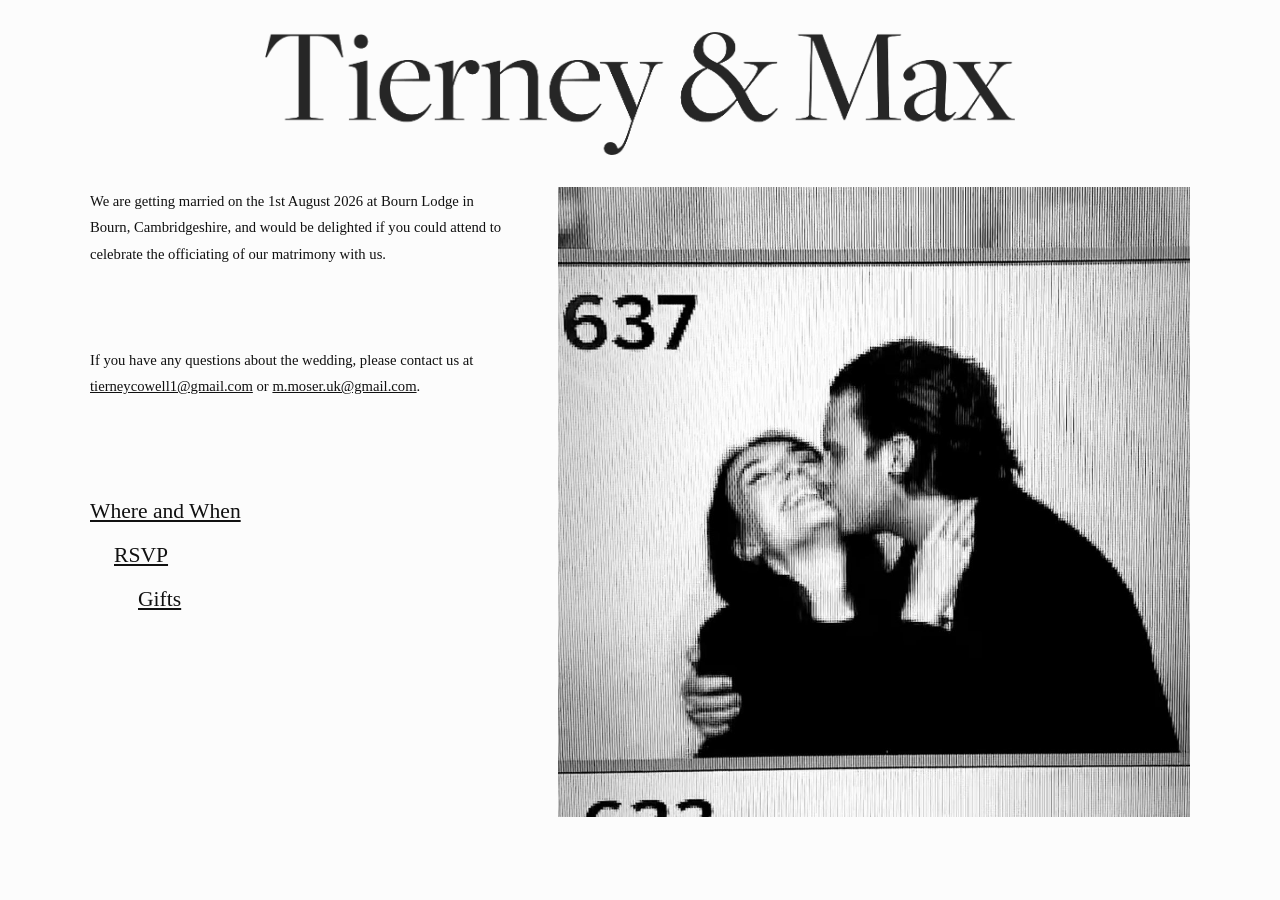
<file: index.html>
<!DOCTYPE html>
<html lang="en">
<head>
<meta charset="UTF-8">
<meta name="viewport" content="width=device-width, initial-scale=1.0">
<title>Tierney & Max Wedding</title>
<link rel="stylesheet" href="style.css">
</head>

<body>

<header class="site-header">
  <img src="Tierney_Max_1.png" alt="Tierney and Max" class="header-logo">
</header>

<main class="page page-landing">

  <section class="landing-left">
      <p>
        <small>
        We are getting married on the 1st August 2026 at Bourn Lodge in Bourn, Cambridgeshire,
        and would be delighted if you could attend to celebrate the officiating of our
        matrimony with us.
        </small>
      </p>
      <p>
<p>
  <small>
    If you have any questions about the wedding, please contact us at
    <a href="mailto:tierneycowell1@gmail.com">tierneycowell1@gmail.com</a>
    or
    <a href="mailto:m.moser.uk@gmail.com">m.moser.uk@gmail.com</a>.
  </small>
</p>
      </p>
    </div>

<nav class="landing-nav">
  <a href="where-when.html" class="nav-top">Where and When</a>
  <a href="RSVP.html" class="nav-indent-1"> RSVP</a>
  <a href="gifts.html" class="nav-indent-2"> Gifts</a>
</nav>
    
  </section>

  <section class="landing-right">
    <img src="photo.jpg" alt="Tierney and Max" class="landing-photo">
  </section>

</main>

</body>
</html>
</file>
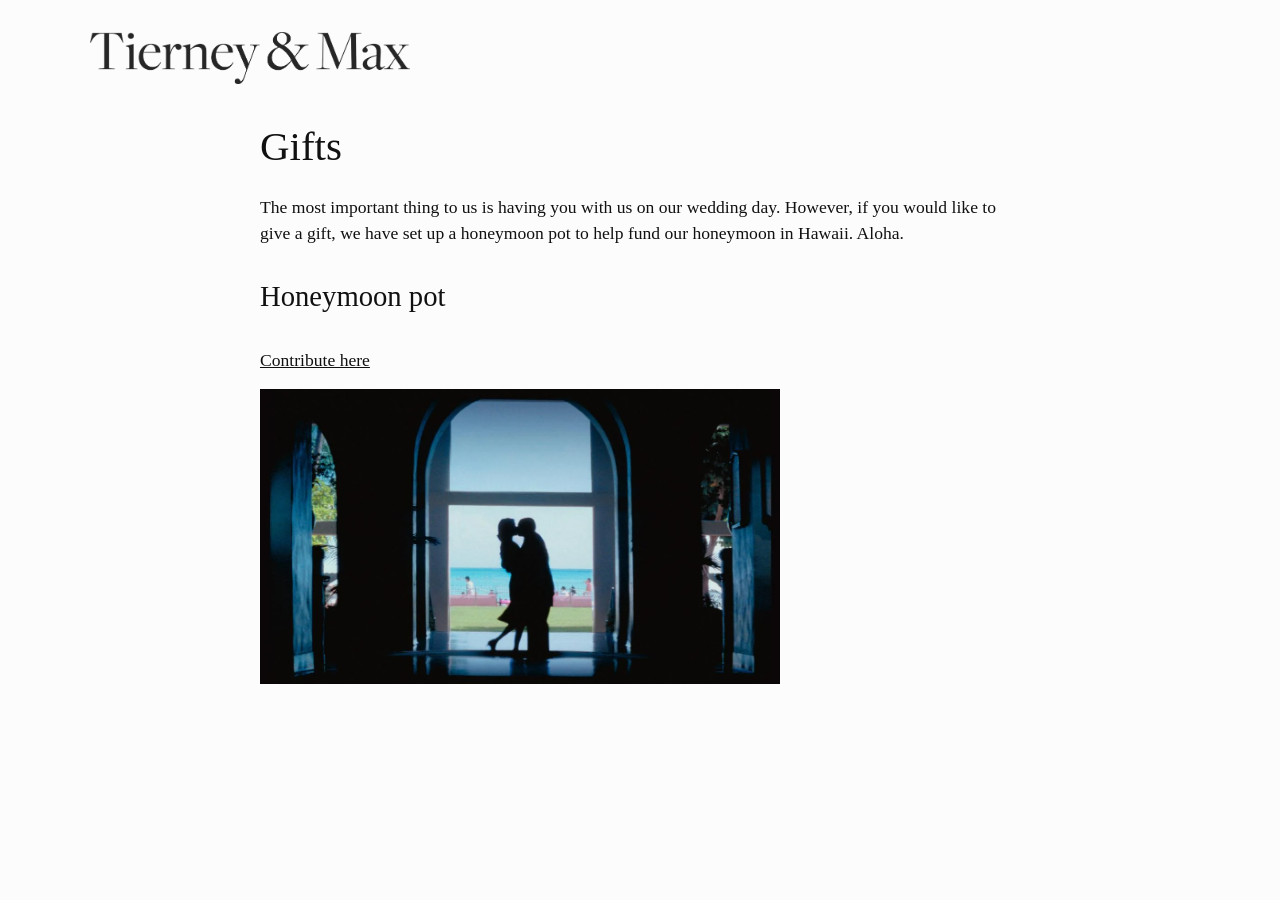
<file: gifts.html>
<!DOCTYPE html>
<html lang="en">

<head>
  <meta charset="UTF-8">
  <meta name="viewport" content="width=device-width, initial-scale=1.0">
  <title>Gifts | Tierney & Max</title>
  <link rel="stylesheet" href="style.css">
</head>

<body class="subpage">

  <header class="site-header">
    <a href="index.html">
      <img src="tierney-max.png" alt="Tierney and Max" class="header-logo">
    </a>
  </header>

  <main class="page page-content">

    <h1>Gifts</h1>

    <p>
      The most important thing to us is having you with us on our wedding day. However, if you would like to give a gift, we have set up a honeymoon pot to help fund our honeymoon in Hawaii. Aloha.
    </p>

    <h3>Honeymoon pot</h3>

    <p>
      <a href="https://app.collectionpot.com/pot/3467776" target="_blank" rel="noopener noreferrer">Contribute here</a>
    </p>

    <p>
      <img src="hawaii.png" alt="Hawaii" style="width: 100%; max-width: 520px; height: auto; display: block;">
    </p>

  </main>

</body>
</html>
</file>
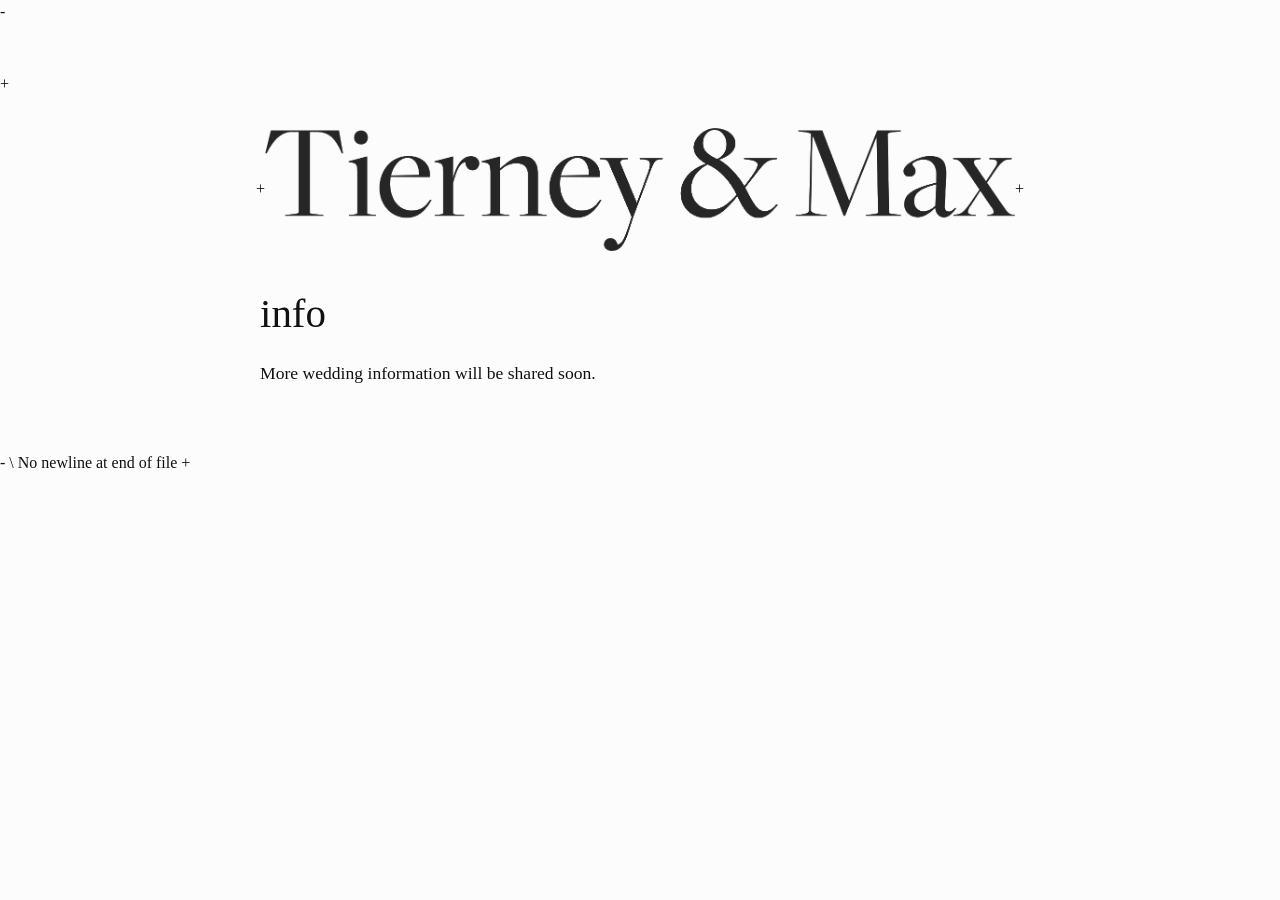
<file: info.html>
<!DOCTYPE html>
 <html lang="en">
   <head>
     <meta charset="UTF-8" />
     <meta name="viewport" content="width=device-width, initial-scale=1.0" />
     <title>Info | Tierney & Max Wedding</title>
     <link rel="stylesheet" href="style.css" />
   </head>
   <body>
-    <header class="site-header"></header>
+    <header class="site-header">
+      <img src="tierney-max.png" alt="Tierney and Max" class="header-logo" />
+    </header>
 
     <main class="page page-content">
       <h1>info</h1>
       <p>More wedding information will be shared soon.</p>
     </main>
   </body>
-</html>
\ No newline at end of file
+</html>
</file>
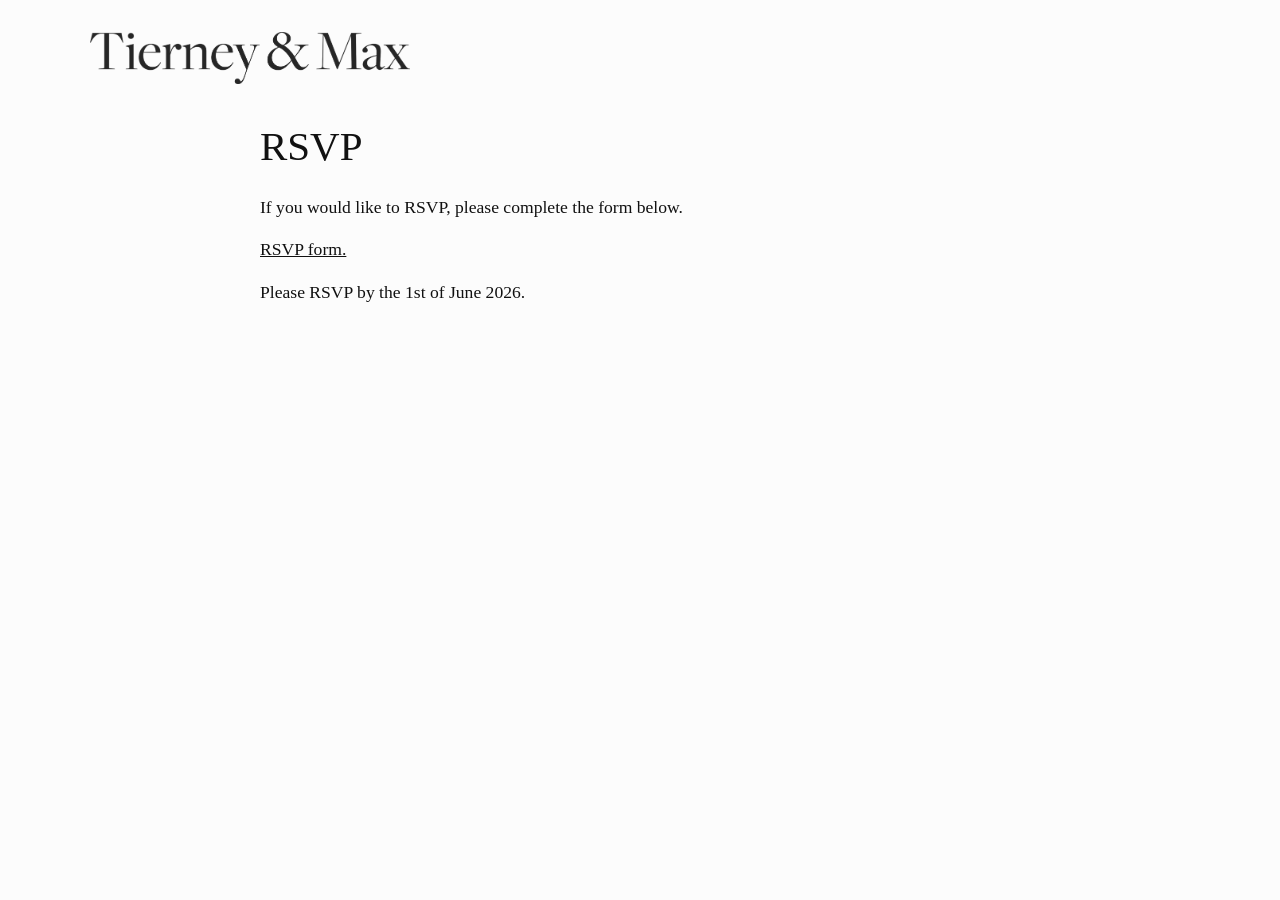
<file: RSVP.html>
<!DOCTYPE html>
<html lang="en">

<head>
<meta charset="UTF-8">
<meta name="viewport" content="width=device-width, initial-scale=1.0">
<title>RSVP | Tierney & Max</title>
<link rel="stylesheet" href="style.css">
</head>

<body class="subpage">

<header class="site-header">
  <a href="index.html">
    <img src="tierney-max.png" alt="Tierney and Max" class="header-logo">
  </a>
</header>

<main class="page page-content">

<h1>RSVP </h1>


<p>
If you would like to RSVP, please complete the form below.
</p>

<p>
<a href="https://forms.gle/FBpUgVDubogHLMX36" target="_blank">
RSVP form. 
</a>
</p>

  <p>
     Please RSVP by the 1st of June 2026.
  </p>

</main>

</body>
</html>
</file>
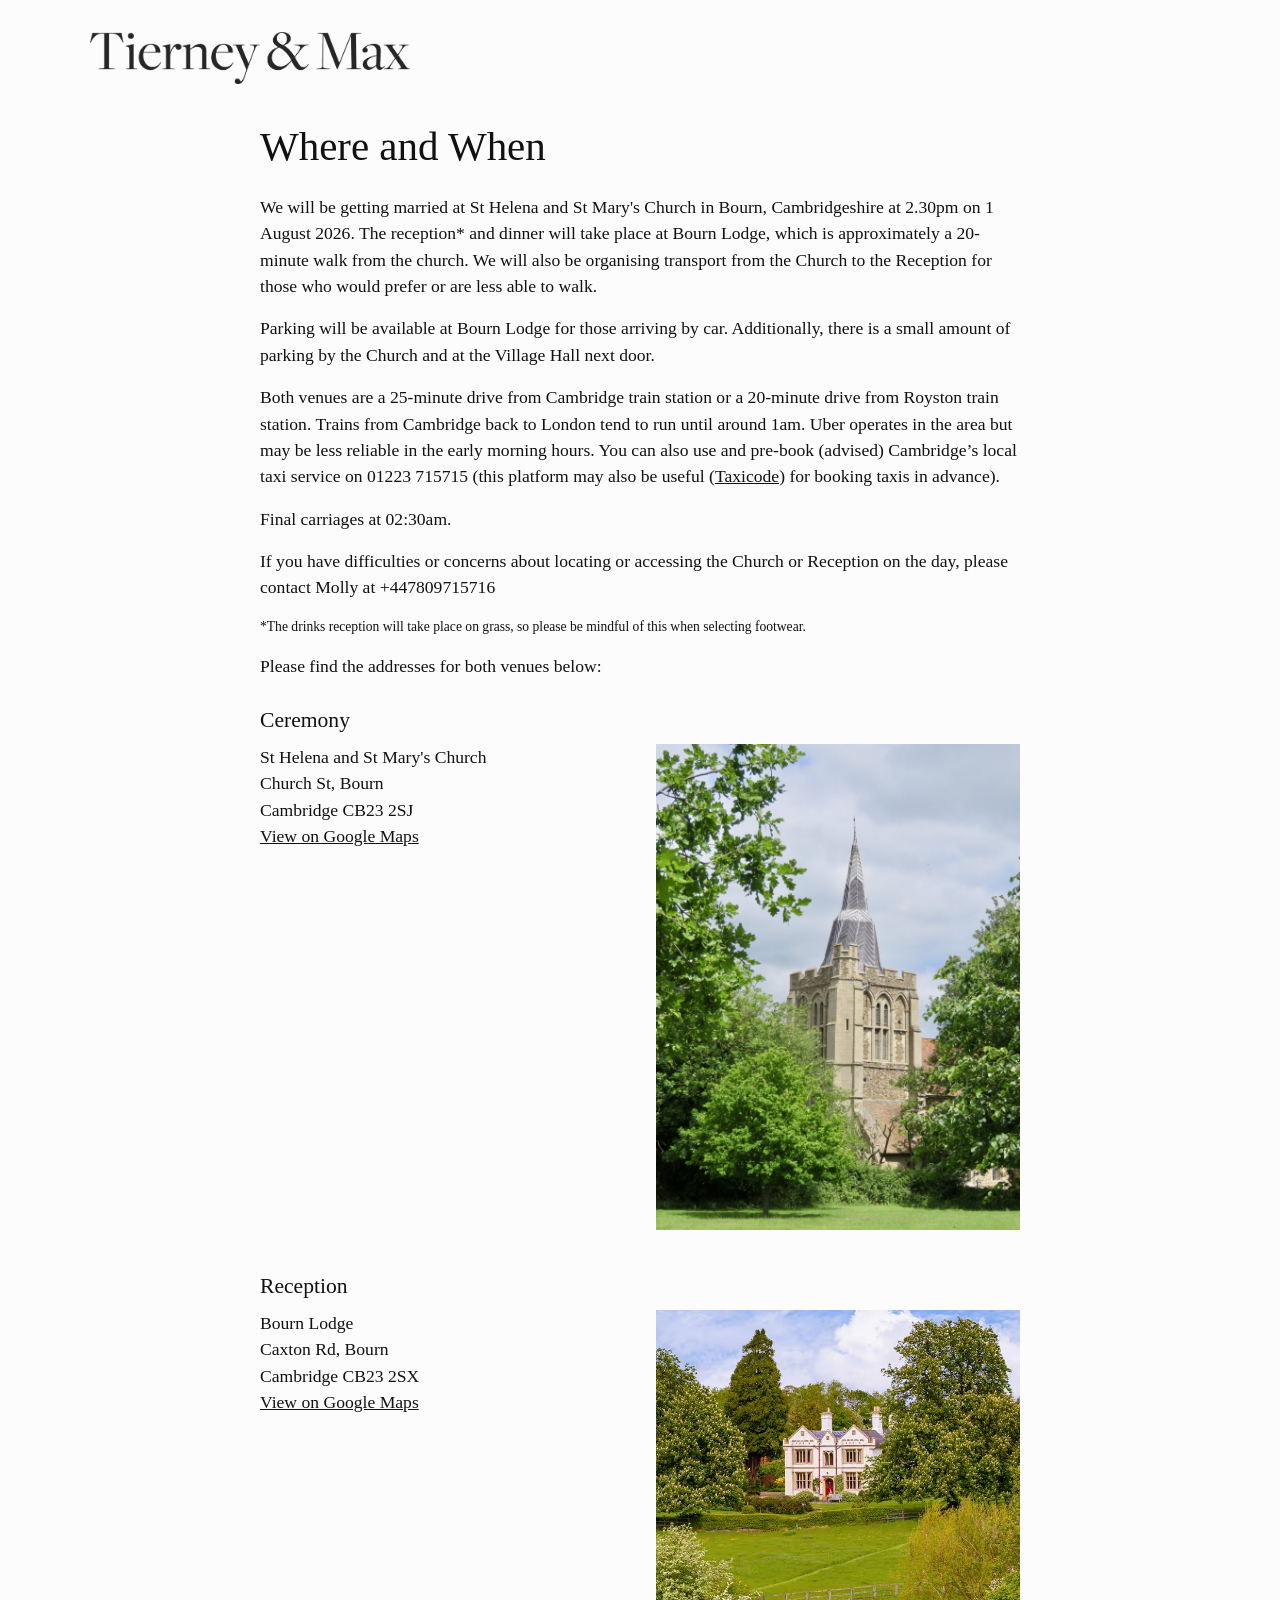
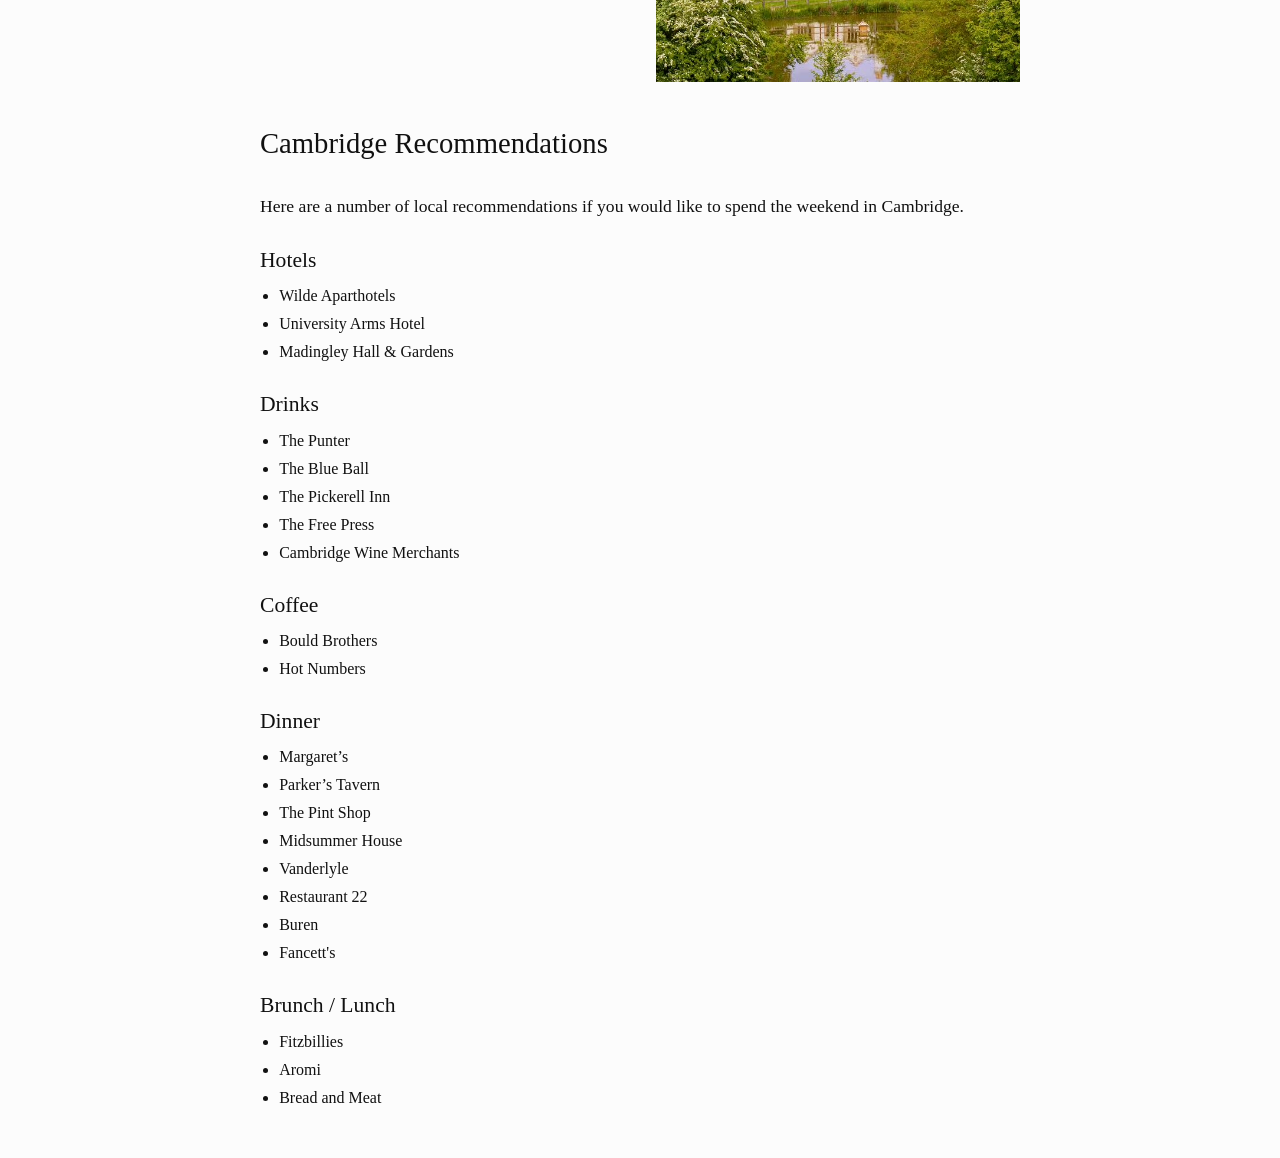
<file: where-when.html>
<!DOCTYPE html>
<html lang="en">

<head>
<meta charset="UTF-8">
<meta name="viewport" content="width=device-width, initial-scale=1.0">
<title>Where & When | Tierney & Max</title>
<link rel="stylesheet" href="style.css">
</head>

<body class="subpage">

<header class="site-header">
  <a href="index.html">
    <img src="tierney-max.png" alt="Tierney and Max" class="header-logo">
  </a>
</header>

<main class="page page-content">

<h1>Where and When</h1>
<p>
We will be getting married at St Helena and St Mary's Church in Bourn, Cambridgeshire at 2.30pm on 1 August 2026. The reception* and dinner will take place at Bourn Lodge, which is approximately a 20-minute walk from the church. We will also be organising transport from the Church to the Reception for those who would prefer or are less able to walk.
</p>

<p>
Parking will be available at Bourn Lodge for those arriving by car. Additionally, there is a small amount of parking by the Church and at the Village Hall next door.
</p>

<p>
Both venues are a 25-minute drive from Cambridge train station or a 20-minute drive from Royston train station. Trains from Cambridge back to London tend to run until around 1am. Uber operates in the area but may be less reliable in the early morning hours. You can also use and pre-book (advised) Cambridge’s local taxi service on 01223 715715 (this platform may also be useful (<a href="https://www.taxicode.com/" target="_blank" rel="noopener noreferrer">Taxicode</a>) for booking taxis in advance). 
</p>  
<p>
Final carriages at 02:30am.
</p>

<p>
If you have difficulties or concerns about locating or accessing the Church or Reception on the day, please contact Molly at +447809715716
</p>
  
<p class="footnote">*The drinks reception will take place on grass, so please be mindful of this when selecting footwear.</p>

<p>Please find the addresses for both venues below:</p>

<h2>Ceremony</h2>
<div class="venue-block">
  <div class="venue-text">
    <p>
      St Helena and St Mary's Church<br>
      Church St, Bourn<br>
      Cambridge CB23 2SJ<br>
      <a href="https://maps.app.goo.gl/ZCm8nniE9vPBS92T6" target="_blank">View on Google Maps</a>
    </p>
  </div>
  <div class="venue-image">
    <img src="church.png" alt="St Helena and St Mary's Church">
  </div>
</div>

<h2>Reception</h2>
<div class="venue-block">
  <div class="venue-text">
    <p>
      Bourn Lodge<br>
      Caxton Rd, Bourn<br>
      Cambridge CB23 2SX<br>
      <a href="https://maps.app.goo.gl/BRsavttf3WJJgAzm6" target="_blank">View on Google Maps</a>
    </p>
  </div>
  <div class="venue-image">
    <img src="lodge.png" alt="Bourn Lodge">
  </div>
</div>

<h3>Cambridge Recommendations</h3>

<p>
Here are a number of local recommendations if you would like to spend the weekend in Cambridge.
</p>

<h2>Hotels</h2>
<ul>
<li>Wilde Aparthotels</li>
<li>University Arms Hotel</li>
<li>Madingley Hall & Gardens</li>
</ul>

<h2>Drinks</h2>
<ul>
<li>The Punter</li>
<li>The Blue Ball</li>
<li>The Pickerell Inn</li>
<li>The Free Press</li>
<li>Cambridge Wine Merchants</li>
</ul>

<h2>Coffee</h2>
<ul>
<li>Bould Brothers</li>
<li>Hot Numbers</li>
</ul>

<h2>Dinner</h2>
<ul>
<li>Margaret’s</li>
<li>Parker’s Tavern</li>
<li>The Pint Shop</li>
<li>Midsummer House</li>
<li>Vanderlyle</li>
<li>Restaurant 22</li>
<li>Buren</li>
<li>Fancett's</li>
</ul>

<h2>Brunch / Lunch</h2>
<ul>
<li>Fitzbillies</li>
<li>Aromi</li>
<li>Bread and Meat</li>
</ul>
  
</main>

</body>
</html>
</file>
<file: style.css>
@font-face {
  font-family: "Freight";
  src: local("Freight Regular"), local("FreightText-Regular");
  font-display: swap;
}

* {
  box-sizing: border-box;
}

body {
  margin: 0;
  min-height: 100vh;
  background: #FCFCFC;
  color: #111111;
  font-family: "Freight", "Freight Text Pro", Georgia, serif;
  line-height: 1.5;
}

.site-header {
  display: flex;
  justify-content: center;
  align-items: center;
  max-width: 1100px;
  margin: 0 auto;
  padding: 2rem 0 1rem;
}
.header-logo {
  max-width: 750px;
  width: 100%;
  height: auto;
  display: block;
  opacity: 0.85;
}
.page {
  width: min(1100px, 92vw);
  margin: 0 auto;
  padding: 1rem 0 3rem;
  text-align: left;
}

.page-content {
  width: min(760px, 92vw);
}

.page-landing {
  display: grid;
  grid-template-columns: 420px 1fr;
  gap: 3rem;
  align-items: start;
}

.welcome-banner {
  max-width: 420px;
}
.landing-nav {
  margin-top: 1rem;
}

.landing-left,
.landing-right {
  min-width: 0;
}

.landing-left {
  display: flex;
  flex-direction: column;
  align-items: flex-start;
  gap: 1.5rem;
}


.landing-right {
  display: flex;
}

.landing-photo {
  width: 100%;
  height: 100%;
  max-height: 70vh;
  object-fit: cover;
  display: block;
}

h1 {
  margin: 0 0 1rem;
  font-size: clamp(1.8rem, 3.2vw, 2.7rem);
  font-weight: 400;
}

h2 {
  margin: 1.5rem 0 0.5rem;
  font-size: 1.35rem;
  font-weight: 400;
}

p {
  margin: 0 0 1rem;
  font-size: 1.1rem;
}

a,
.landing-nav a {
  color: inherit;
  text-decoration: underline;
}

.landing-nav {
  display: flex;
  flex-direction: column;
  gap: 0.75rem;
  font-size: 1.35rem;
}

.landing-nav a {
  display: block;
}

.nav-top {
  margin-left: 0;
}

.nav-indent-1 {
  margin-left: 1.5rem;
}

.nav-indent-2 {
  margin-left: 3rem;
}

ul {
  margin: 0;
  padding-left: 1.2rem;
}

li + li {
  margin-top: 0.25rem;
}

@media (max-width: 800px) {
  .page-landing {
    grid-template-columns: 1fr;
    gap: 1.25rem;
  }
}

.footnote {
  font-size: 0.85em;
}

.subpage .site-header {
  justify-content: flex-start;
  padding-left: 0;
}

.subpage .header-logo {
  width: 320px;
}

.venue-block {
  display: grid;
  grid-template-columns: 1fr 1fr;
  gap: 2rem;
  align-items: start;
  margin-bottom: 2.5rem;
}

.venue-text p {
  margin-top: 0;
}

.venue-image img {
  width: 100%;
  max-width: 420px;
  height: auto;
  display: block;
}

@media (max-width: 768px) {
  .venue-block {
    grid-template-columns: 1fr;
  }
}
h3 {
  font-size: clamp(1.26rem, 2.24vw, 1.89rem);
  font-weight: 400;
}
</file>
